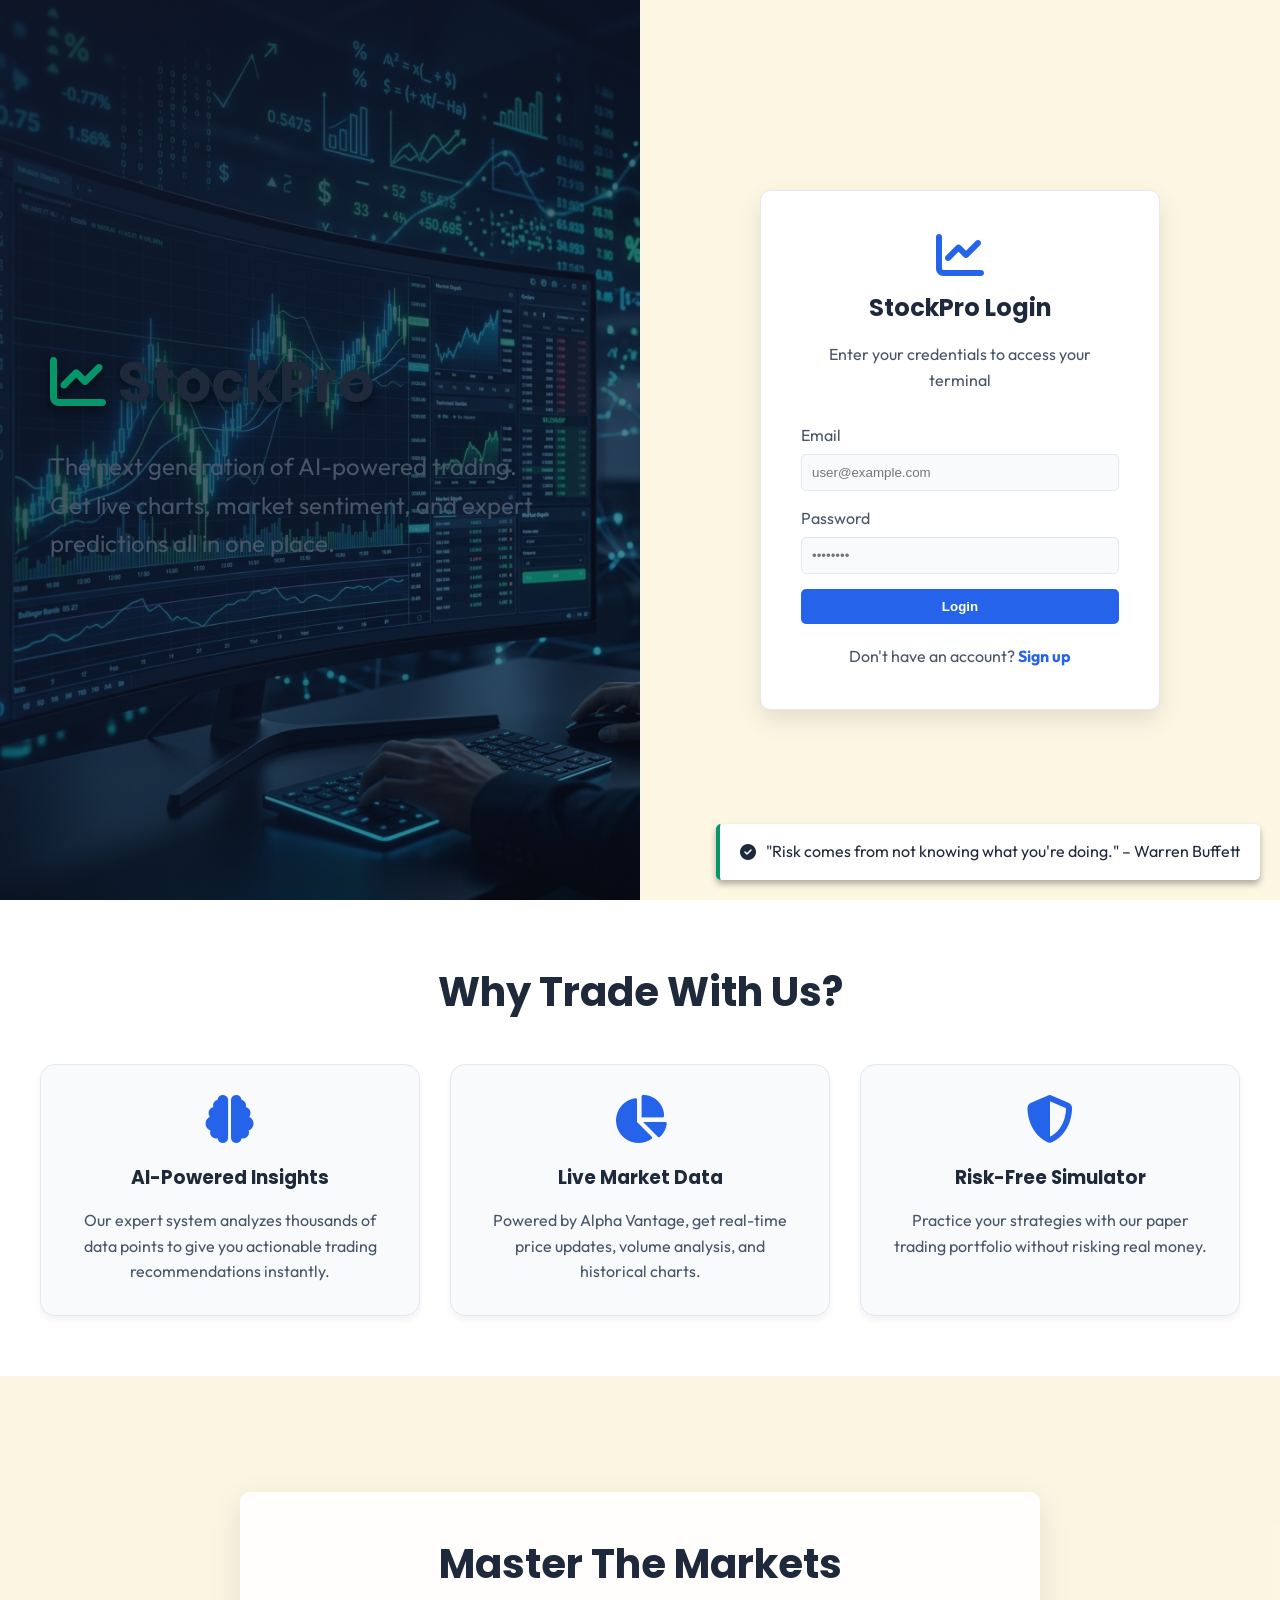
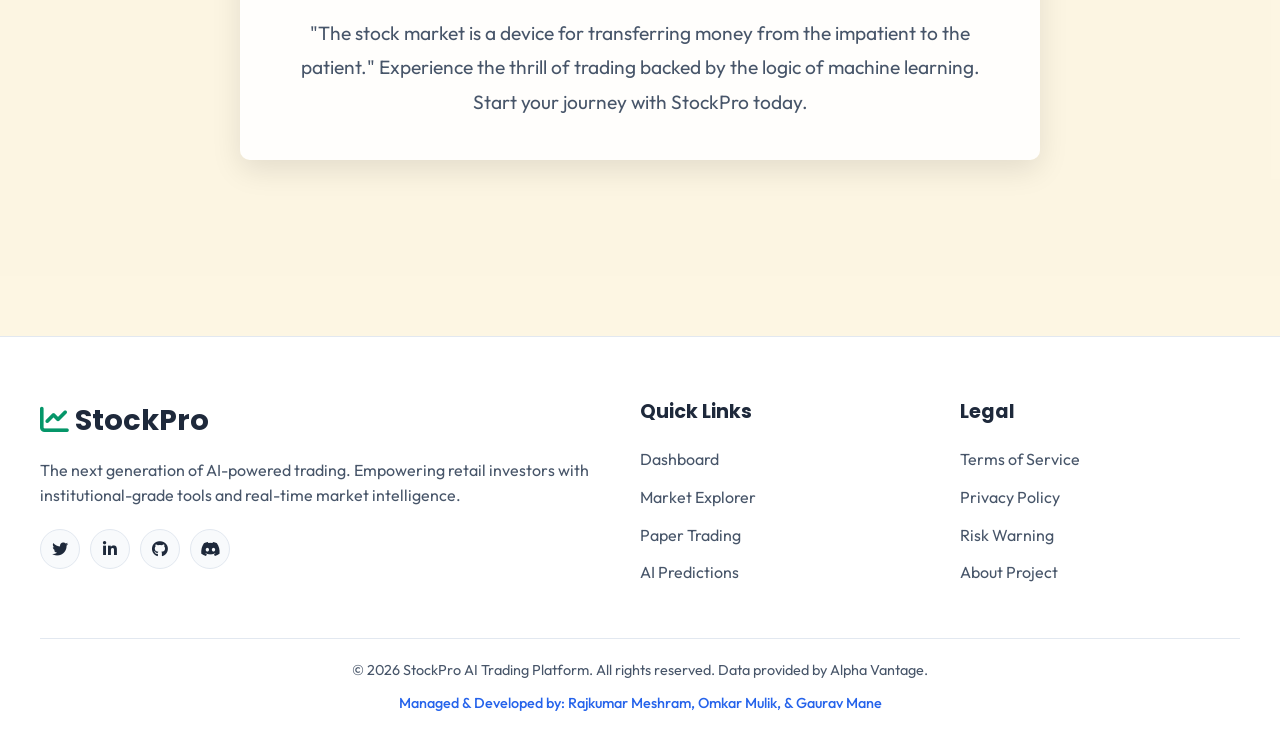
<file: index.html>
<!DOCTYPE html>
<html lang="en">
<head>
  <meta charset="UTF-8">
  <meta name="viewport" content="width=device-width, initial-scale=1.0">
  <title>StockPro - Trading Platform</title>
  <link rel="stylesheet" href="style.css">
  <link rel="stylesheet" href="https://cdnjs.cloudflare.com/ajax/libs/font-awesome/6.4.0/css/all.min.css">
</head>
<body>
  <!-- Global Loading Screen -->
  <div id="loading-screen" class="loading-overlay">
    <div class="spinner"></div>
  </div>

  <div class="auth-container" style="display: flex; flex-direction: row; align-items: stretch; height: 100vh;">
    <!-- Image Section -->
    <div style="flex: 1; background: url('trading_hero.png') center/cover no-repeat; position: relative;">
      <div style="position: absolute; inset: 0; background: linear-gradient(135deg, rgba(15, 23, 42, 0.9) 0%, rgba(15, 23, 42, 0.4) 100%); display: flex; flex-direction: column; justify-content: center; padding: 50px;">
        <h1 style="font-size: 3.5rem; margin-bottom: 20px; text-shadow: 0 4px 10px rgba(0,0,0,0.5);"><i class="fas fa-chart-line text-success"></i> StockPro</h1>
        <p style="font-size: 1.5rem; color: var(--text-secondary); max-width: 500px;">The next generation of AI-powered trading. Get live charts, market sentiment, and expert predictions all in one place.</p>
      </div>
    </div>
    
    <!-- Auth Section -->
    <div style="flex: 1; display: flex; align-items: center; justify-content: center; background-color: var(--bg-primary);">
      <!-- Login Form -->
      <div id="login-box" class="auth-card">
      <div class="auth-header">
        <i class="fas fa-chart-line"></i>
        <h2>StockPro Login</h2>
        <p class="text-muted">Enter your credentials to access your terminal</p>
      </div>
      <form id="login-form">
        <div class="form-group">
          <label for="login-email">Email</label>
          <input type="email" id="login-email" class="form-control" required placeholder="user@example.com">
        </div>
        <div class="form-group">
          <label for="login-password">Password</label>
          <input type="password" id="login-password" class="form-control" required placeholder="••••••••">
        </div>
        <button type="submit" class="btn btn-primary" style="width: 100%;">Login</button>
      </form>
      <div class="toggle-auth">
        Don't have an account? <span id="show-signup">Sign up</span>
      </div>
    </div>

    <!-- Signup Form (Hidden by default) -->
    <div id="signup-box" class="auth-card hidden">
      <div class="auth-header">
        <i class="fas fa-user-plus"></i>
        <h2>Create Account</h2>
        <p class="text-muted">Start trading today</p>
      </div>
      <form id="signup-form">
        <div class="form-group">
          <label for="signup-name">Full Name</label>
          <input type="text" id="signup-name" class="form-control" required placeholder="John Doe">
        </div>
        <div class="form-group">
          <label for="signup-email">Email</label>
          <input type="email" id="signup-email" class="form-control" required placeholder="user@example.com">
        </div>
        <div class="form-group">
          <label for="signup-password">Password</label>
          <input type="password" id="signup-password" class="form-control" required placeholder="••••••••">
        </div>
        <button type="submit" class="btn btn-success" style="width: 100%;">Create Account</button>
      </form>
      <div class="toggle-auth">
        Already have an account? <span id="show-login">Login</span>
      </div>
    </div>
    </div>
  </div>

  <!-- Motivational Section -->
  <section class="motivational-section">
    <h2>Why Trade With Us?</h2>
    <div class="motivational-grid">
      <div class="motivational-box">
        <i class="fas fa-brain"></i>
        <h3>AI-Powered Insights</h3>
        <p class="text-muted">Our expert system analyzes thousands of data points to give you actionable trading recommendations instantly.</p>
      </div>
      <div class="motivational-box">
        <i class="fas fa-chart-pie"></i>
        <h3>Live Market Data</h3>
        <p class="text-muted">Powered by Alpha Vantage, get real-time price updates, volume analysis, and historical charts.</p>
      </div>
      <div class="motivational-box">
        <i class="fas fa-shield-alt"></i>
        <h3>Risk-Free Simulator</h3>
        <p class="text-muted">Practice your strategies with our paper trading portfolio without risking real money.</p>
      </div>
    </div>
  </section>

  <!-- Parallax Section -->
  <section class="parallax-section">
    <div class="parallax-overlay"></div>
    <div class="parallax-content">
      <h2 style="font-size: 2.5rem; margin-bottom: 20px;">Master The Markets</h2>
      <p style="font-size: 1.2rem; color: var(--text-secondary); line-height: 1.8;">"The stock market is a device for transferring money from the impatient to the patient." Experience the thrill of trading backed by the logic of machine learning. Start your journey with StockPro today.</p>
    </div>
  </section>

  <script src="script.js"></script>
  <!-- Premium Footer -->
  <footer class="site-footer">
    <div class="footer-content">
      <div class="footer-brand">
        <h2><i class="fas fa-chart-line text-success"></i> StockPro</h2>
        <p>The next generation of AI-powered trading. Empowering retail investors with institutional-grade tools and real-time market intelligence.</p>
        <div class="social-links">
          <a href="#"><i class="fab fa-twitter"></i></a>
          <a href="#"><i class="fab fa-linkedin-in"></i></a>
          <a href="#"><i class="fab fa-github"></i></a>
          <a href="#"><i class="fab fa-discord"></i></a>
        </div>
      </div>
      <div class="footer-links">
        <h3>Quick Links</h3>
        <ul>
          <li><a href="dashboard.html">Dashboard</a></li>
          <li><a href="market.html">Market Explorer</a></li>
          <li><a href="portfolio.html">Paper Trading</a></li>
          <li><a href="ai-recommendation.html">AI Predictions</a></li>
        </ul>
      </div>
      <div class="footer-links">
        <h3>Legal</h3>
        <ul>
          <li><a href="#">Terms of Service</a></li>
          <li><a href="#">Privacy Policy</a></li>
          <li><a href="#">Risk Warning</a></li>
          <li><a href="about.html">About Project</a></li>
        </ul>
      </div>
    </div>
    <div class="footer-bottom">
      <p>&copy; 2026 StockPro AI Trading Platform. All rights reserved. Data provided by Alpha Vantage.</p>
      <p style="margin-top: 10px; font-weight: 500; color: var(--accent-primary);">
        Managed & Developed by: Rajkumar Meshram, Omkar Mulik, & Gaurav Mane
      </p>
    </div>
  </footer>
</body>
</html>
</file>
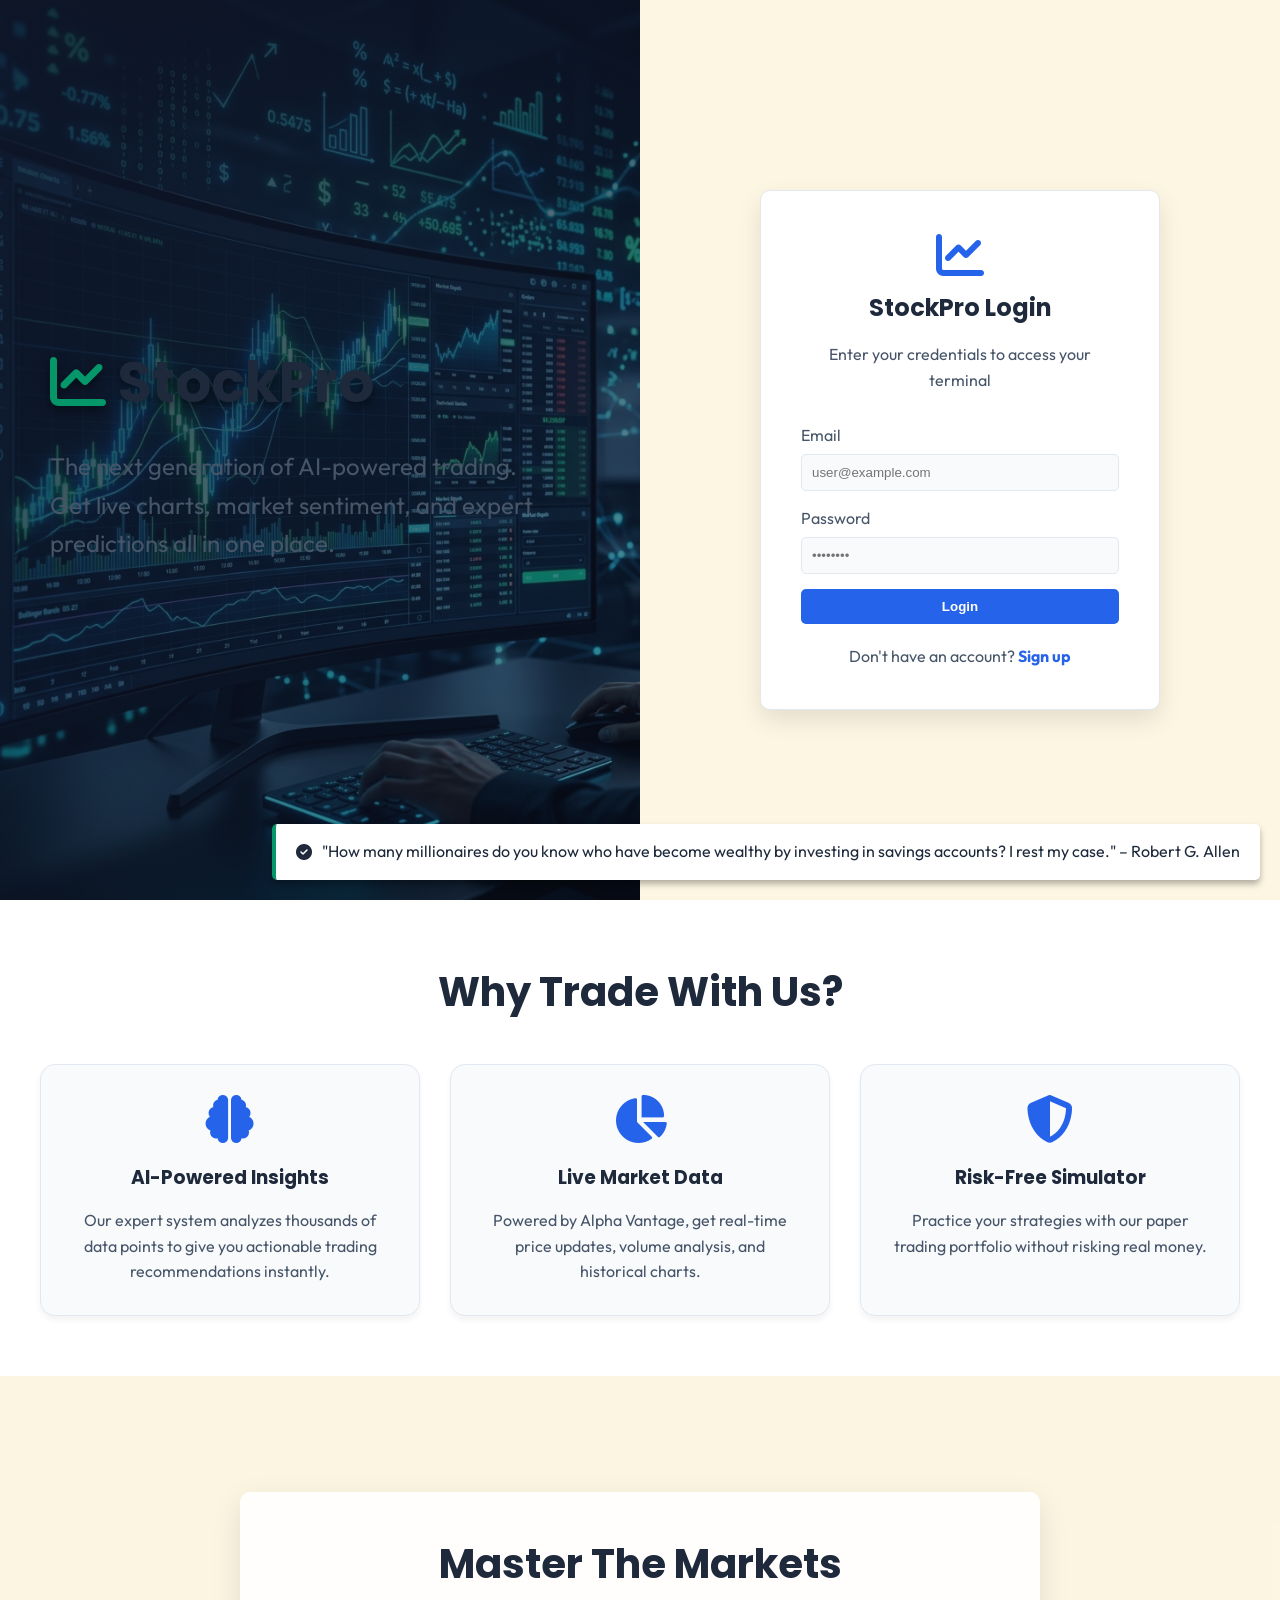
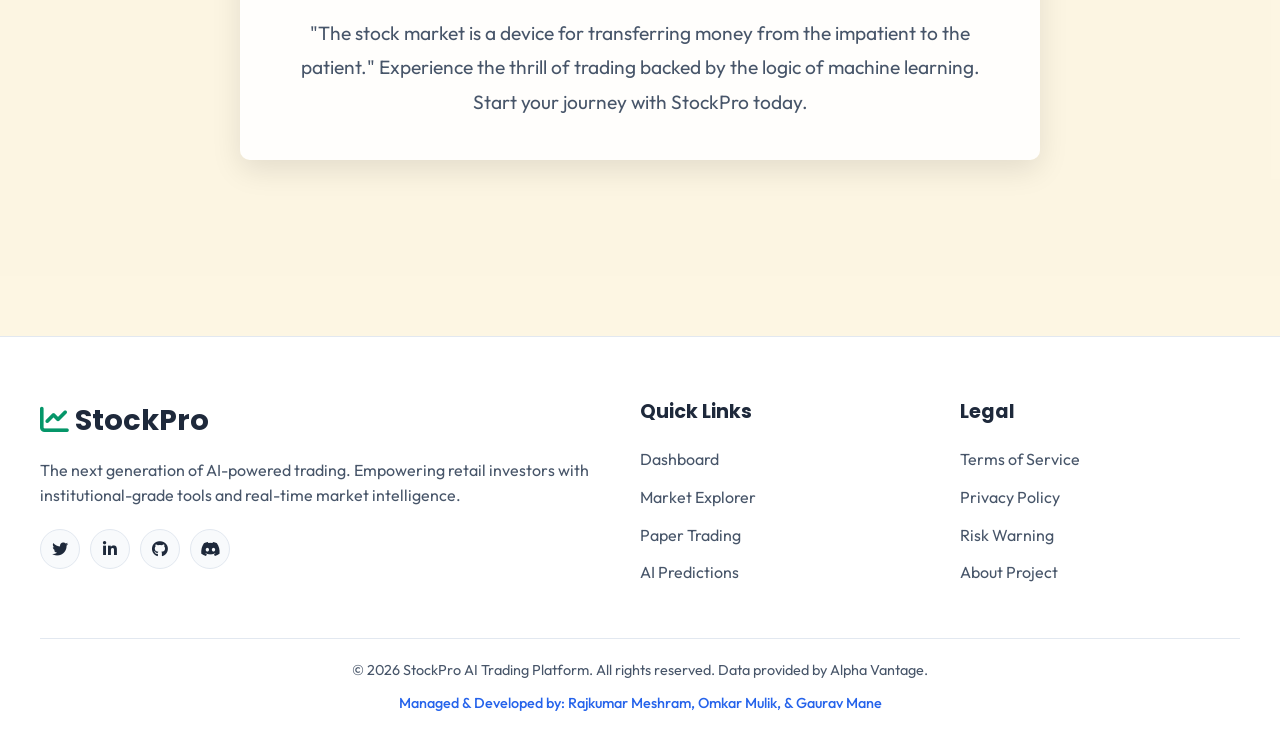
<file: about.html>
<!DOCTYPE html>
<html lang="en">
<head>
  <meta charset="UTF-8">
  <meta name="viewport" content="width=device-width, initial-scale=1.0">
  <title>About AI Expert System - StockPro</title>
  <link rel="stylesheet" href="style.css">
  <link rel="stylesheet" href="https://cdnjs.cloudflare.com/ajax/libs/font-awesome/6.4.0/css/all.min.css">
</head>
<body>
  <!-- Global Loading Screen -->
  <div id="loading-screen" class="loading-overlay">
    <div class="spinner"></div>
  </div>

  <div class="app-container">
    <!-- Sidebar -->
    <aside class="sidebar">
      <div class="sidebar-header">
        <i class="fas fa-chart-line"></i> StockPro
      </div>
      <ul class="sidebar-nav">
        <li><a href="dashboard.html"><i class="fas fa-home"></i> Dashboard</a></li>
        <li><a href="market.html"><i class="fas fa-globe"></i> Market</a></li>
        <li><a href="portfolio.html"><i class="fas fa-briefcase"></i> Portfolio</a></li>
        <li><a href="ai-recommendation.html"><i class="fas fa-robot"></i> AI Expert</a></li>
        <li><a href="about.html"><i class="fas fa-info-circle"></i> About</a></li>
      </ul>
      <div class="sidebar-footer">
        <button id="logout-btn" class="logout-btn"><i class="fas fa-sign-out-alt"></i> Logout</button>
      </div>
    </aside>

    <!-- Main Content -->
    <main class="main-content">
      <header class="topbar">
        <h2>About The Project (AI Core Concepts)</h2>
        <div class="user-info">
          <i class="fas fa-user-circle fa-2x"></i>
          <span id="user-name">Trader</span>
        </div>
      </header>

      <section class="page-content">
        <div class="card" style="margin-bottom: 20px;">
          <h2 style="color: var(--accent-primary);"><i class="fas fa-brain"></i> What is an Expert System?</h2>
          <p>An Expert System is a computer program that uses artificial intelligence technologies to simulate the judgment and behavior of a human or an organization that has expert knowledge and experience in a particular field. In this project, it acts as a virtual stock broker that analyzes market data to provide trading recommendations.</p>
        </div>

        <div class="grid grid-2" style="margin-bottom: 20px;">
          <div class="card">
            <h3 style="color: var(--accent-primary);"><i class="fas fa-database"></i> Knowledge Base</h3>
            <p>The Knowledge Base stores both factual and heuristic information. For this trading platform, it consists of:</p>
            <ul style="list-style-type: disc; margin-left: 20px; margin-top: 10px;" class="text-muted">
              <li><strong>Facts:</strong> The real-time (simulated) stock data including Price, Volume, RSI, and Trend direction.</li>
              <li><strong>Rules (Heuristics):</strong> Logical conditions set by "experts" (e.g., IF Price increases AND Volume is high THEN Buy).</li>
            </ul>
          </div>
          
          <div class="card">
            <h3 style="color: var(--accent-primary);"><i class="fas fa-microchip"></i> Inference Engine</h3>
            <p>The Inference Engine is the brain of the expert system. It applies logical rules to the knowledge base to deduce new information. It operates primarily in two modes:</p>
            <ul style="list-style-type: disc; margin-left: 20px; margin-top: 10px;" class="text-muted">
              <li><strong>Forward Chaining:</strong> Data-driven approach. It looks at the current stock data and checks which rules can be applied to reach a "Buy", "Sell", or "Hold" conclusion.</li>
              <li><strong>Backward Chaining:</strong> Goal-driven approach. It starts with a hypothesis (e.g., "The stock is a Buy") and looks backward through the rules to verify if the current data supports this goal.</li>
            </ul>
          </div>
        </div>

        <div class="card">
          <h3 style="color: var(--accent-primary);"><i class="fas fa-sitemap"></i> Resolution Concept</h3>
          <p>In AI logic, resolution is a rule of inference leading to a proof by contradiction. In the context of our rule-based system, resolution occurs when the inference engine evaluates conflicting rules or multiple valid rules to arrive at a single, deterministic conclusion. For instance, if conditions for both "BUY" and "SELL" fail to be met completely, the system resolves to the default "HOLD" state to minimize risk.</p>
        </div>
      </section>
    </main>
  </div>

  <script src="script.js"></script>
  <!-- Premium Footer -->
  <footer class="site-footer">
    <div class="footer-content">
      <div class="footer-brand">
        <h2><i class="fas fa-chart-line text-success"></i> StockPro</h2>
        <p>The next generation of AI-powered trading. Empowering retail investors with institutional-grade tools and real-time market intelligence.</p>
        <div class="social-links">
          <a href="#"><i class="fab fa-twitter"></i></a>
          <a href="#"><i class="fab fa-linkedin-in"></i></a>
          <a href="#"><i class="fab fa-github"></i></a>
          <a href="#"><i class="fab fa-discord"></i></a>
        </div>
      </div>
      <div class="footer-links">
        <h3>Quick Links</h3>
        <ul>
          <li><a href="dashboard.html">Dashboard</a></li>
          <li><a href="market.html">Market Explorer</a></li>
          <li><a href="portfolio.html">Paper Trading</a></li>
          <li><a href="ai-recommendation.html">AI Predictions</a></li>
        </ul>
      </div>
      <div class="footer-links">
        <h3>Legal</h3>
        <ul>
          <li><a href="#">Terms of Service</a></li>
          <li><a href="#">Privacy Policy</a></li>
          <li><a href="#">Risk Warning</a></li>
          <li><a href="about.html">About Project</a></li>
        </ul>
      </div>
    </div>
    <div class="footer-bottom">
      <p>&copy; 2026 StockPro AI Trading Platform. All rights reserved. Data provided by Alpha Vantage.</p>
      <p style="margin-top: 10px; font-weight: 500; color: var(--accent-primary);">
        Managed & Developed by: Rajkumar Meshram, Omkar Mulik, & Gaurav Mane
      </p>
    </div>
  </footer>
</body>
</html>
</file>
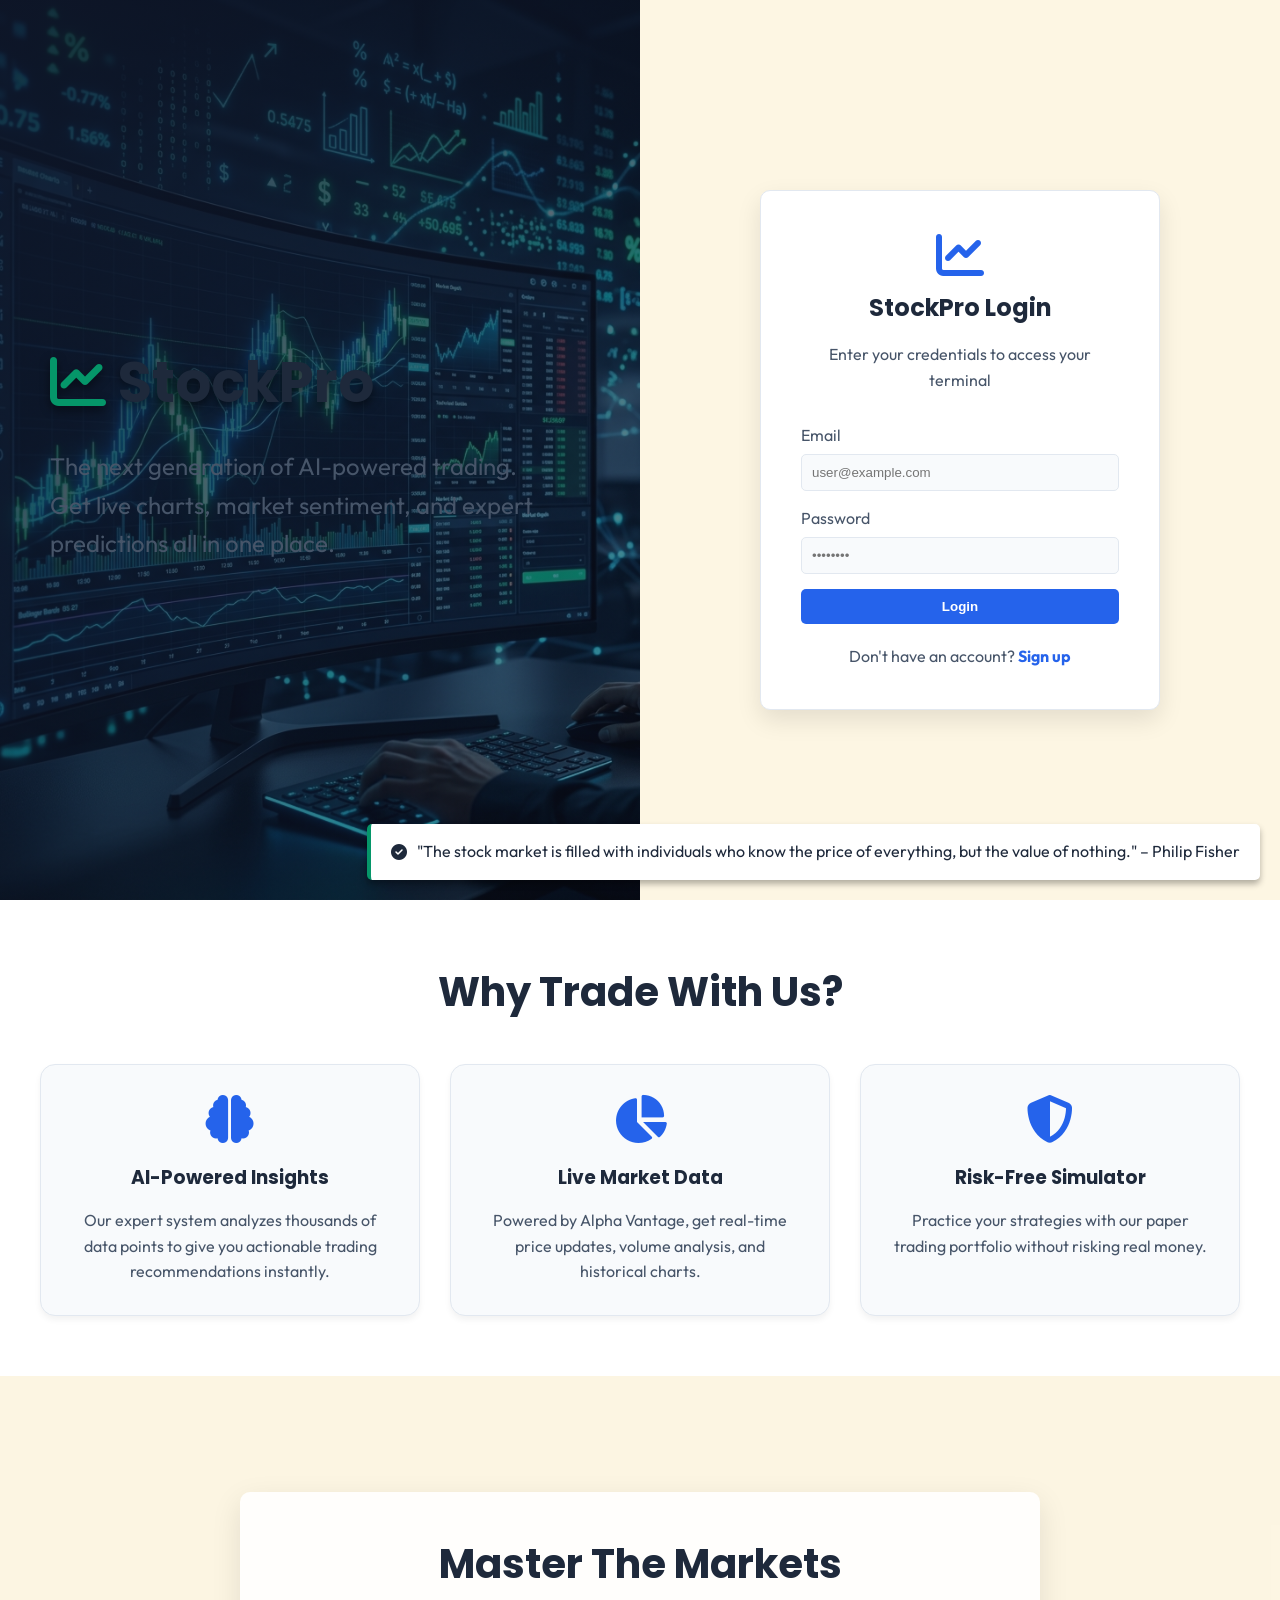
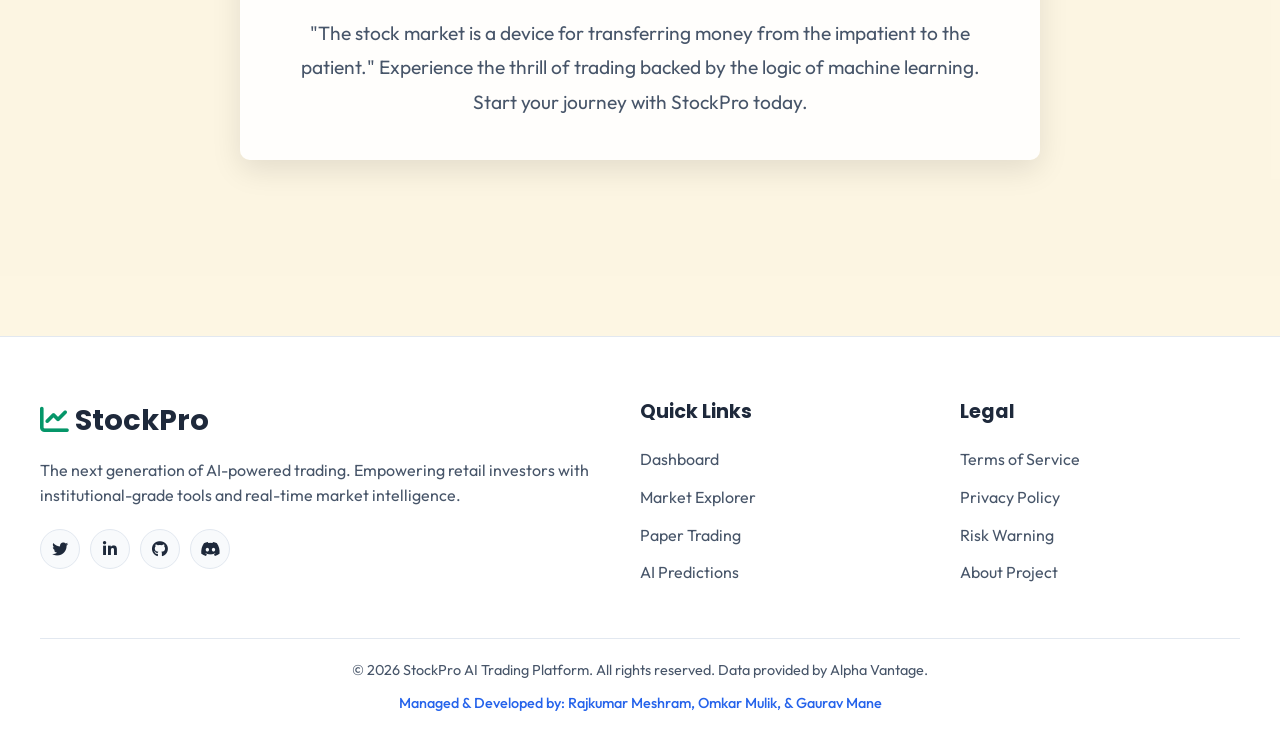
<file: ai-recommendation.html>
<!DOCTYPE html>
<html lang="en">
<head>
  <meta charset="UTF-8">
  <meta name="viewport" content="width=device-width, initial-scale=1.0">
  <title>AI Expert System - StockPro</title>
  <link rel="stylesheet" href="style.css">
  <link rel="stylesheet" href="https://cdnjs.cloudflare.com/ajax/libs/font-awesome/6.4.0/css/all.min.css">
</head>
<body>
  <!-- Global Loading Screen -->
  <div id="loading-screen" class="loading-overlay">
    <div class="spinner"></div>
  </div>

  <div class="app-container">
    <!-- Sidebar -->
    <aside class="sidebar">
      <div class="sidebar-header">
        <i class="fas fa-chart-line"></i> StockPro
      </div>
      <ul class="sidebar-nav">
        <li><a href="dashboard.html"><i class="fas fa-home"></i> Dashboard</a></li>
        <li><a href="market.html"><i class="fas fa-globe"></i> Market</a></li>
        <li><a href="portfolio.html"><i class="fas fa-briefcase"></i> Portfolio</a></li>
        <li><a href="ai-recommendation.html"><i class="fas fa-robot"></i> AI Expert</a></li>
        <li><a href="about.html"><i class="fas fa-info-circle"></i> About</a></li>
      </ul>
      <div class="sidebar-footer">
        <button id="logout-btn" class="logout-btn"><i class="fas fa-sign-out-alt"></i> Logout</button>
      </div>
    </aside>

    <!-- Main Content -->
    <main class="main-content">
      <header class="topbar">
        <h2>AI Recommendation Engine</h2>
        <div class="user-info">
          <i class="fas fa-user-circle fa-2x"></i>
          <span id="user-name">Trader</span>
        </div>
      </header>

      <section class="page-content">
        <div class="grid grid-2" style="margin-bottom: 20px;">
          <!-- Controls -->
          <div class="card">
            <h3><i class="fas fa-cogs"></i> Run Analysis</h3>
            <p class="text-muted" style="margin-bottom: 15px;">Select a stock to run through the Rule-Based Expert System.</p>
            <div class="form-group">
              <label for="ai-stock-select">Target Stock</label>
              <select id="ai-stock-select" class="form-control"></select>
            </div>
            <button id="analyze-btn" class="btn btn-primary" style="width: 100%;"><i class="fas fa-search"></i> Evaluate</button>
            
            <div style="margin-top: 20px; padding-top: 20px; border-top: 1px solid var(--border-color); text-align: center;">
              <h3 class="text-muted">Final Recommendation</h3>
              <div id="ai-decision" style="font-size: 2rem; margin-top: 10px;">--</div>
            </div>
          </div>

          <!-- Knowledge Base Rules Viewer -->
          <div class="card">
            <h3><i class="fas fa-book"></i> Knowledge Base (Rules)</h3>
            <div class="rule-box">
              <strong>Rule 1 (BUY):</strong><br>
              IF Trend == 'increasing' AND Volume > 20M AND RSI < 70 THEN BUY
            </div>
            <div class="rule-box" style="border-left-color: var(--danger);">
              <strong>Rule 2 (SELL):</strong><br>
              IF Trend == 'decreasing' AND RSI > 70 THEN SELL
            </div>
            <div class="rule-box" style="border-left-color: var(--warning);">
              <strong>Rule 3 (HOLD):</strong><br>
              IF neither Rule 1 nor Rule 2 are triggered THEN HOLD
            </div>
          </div>
        </div>

        <div class="grid grid-2">
          <!-- Forward Chaining -->
          <div class="card">
            <h3><i class="fas fa-arrow-right"></i> Forward Chaining (Data-Driven)</h3>
            <p class="text-muted" style="margin-bottom: 15px; font-size: 0.9rem;">Starts with facts (stock data) and applies rules to infer a conclusion.</p>
            <div id="fc-output" class="logic-step" style="min-height: 150px; font-family: monospace;">
              Waiting for analysis...
            </div>
          </div>

          <!-- Backward Chaining -->
          <div class="card">
            <h3><i class="fas fa-arrow-left"></i> Backward Chaining (Goal-Driven)</h3>
            <p class="text-muted" style="margin-bottom: 15px; font-size: 0.9rem;">Starts with the conclusion (goal) and traces back to prove it with facts.</p>
            <div id="bc-output" class="logic-step" style="min-height: 150px; font-family: monospace;">
              Waiting for analysis...
            </div>
          </div>
        </div>
      </section>
    </main>
  </div>

  <script src="script.js"></script>
  <!-- Premium Footer -->
  <footer class="site-footer">
    <div class="footer-content">
      <div class="footer-brand">
        <h2><i class="fas fa-chart-line text-success"></i> StockPro</h2>
        <p>The next generation of AI-powered trading. Empowering retail investors with institutional-grade tools and real-time market intelligence.</p>
        <div class="social-links">
          <a href="#"><i class="fab fa-twitter"></i></a>
          <a href="#"><i class="fab fa-linkedin-in"></i></a>
          <a href="#"><i class="fab fa-github"></i></a>
          <a href="#"><i class="fab fa-discord"></i></a>
        </div>
      </div>
      <div class="footer-links">
        <h3>Quick Links</h3>
        <ul>
          <li><a href="dashboard.html">Dashboard</a></li>
          <li><a href="market.html">Market Explorer</a></li>
          <li><a href="portfolio.html">Paper Trading</a></li>
          <li><a href="ai-recommendation.html">AI Predictions</a></li>
        </ul>
      </div>
      <div class="footer-links">
        <h3>Legal</h3>
        <ul>
          <li><a href="#">Terms of Service</a></li>
          <li><a href="#">Privacy Policy</a></li>
          <li><a href="#">Risk Warning</a></li>
          <li><a href="about.html">About Project</a></li>
        </ul>
      </div>
    </div>
    <div class="footer-bottom">
      <p>&copy; 2026 StockPro AI Trading Platform. All rights reserved. Data provided by Alpha Vantage.</p>
      <p style="margin-top: 10px; font-weight: 500; color: var(--accent-primary);">
        Managed & Developed by: Rajkumar Meshram, Omkar Mulik, & Gaurav Mane
      </p>
    </div>
  </footer>
</body>
</html>
</file>
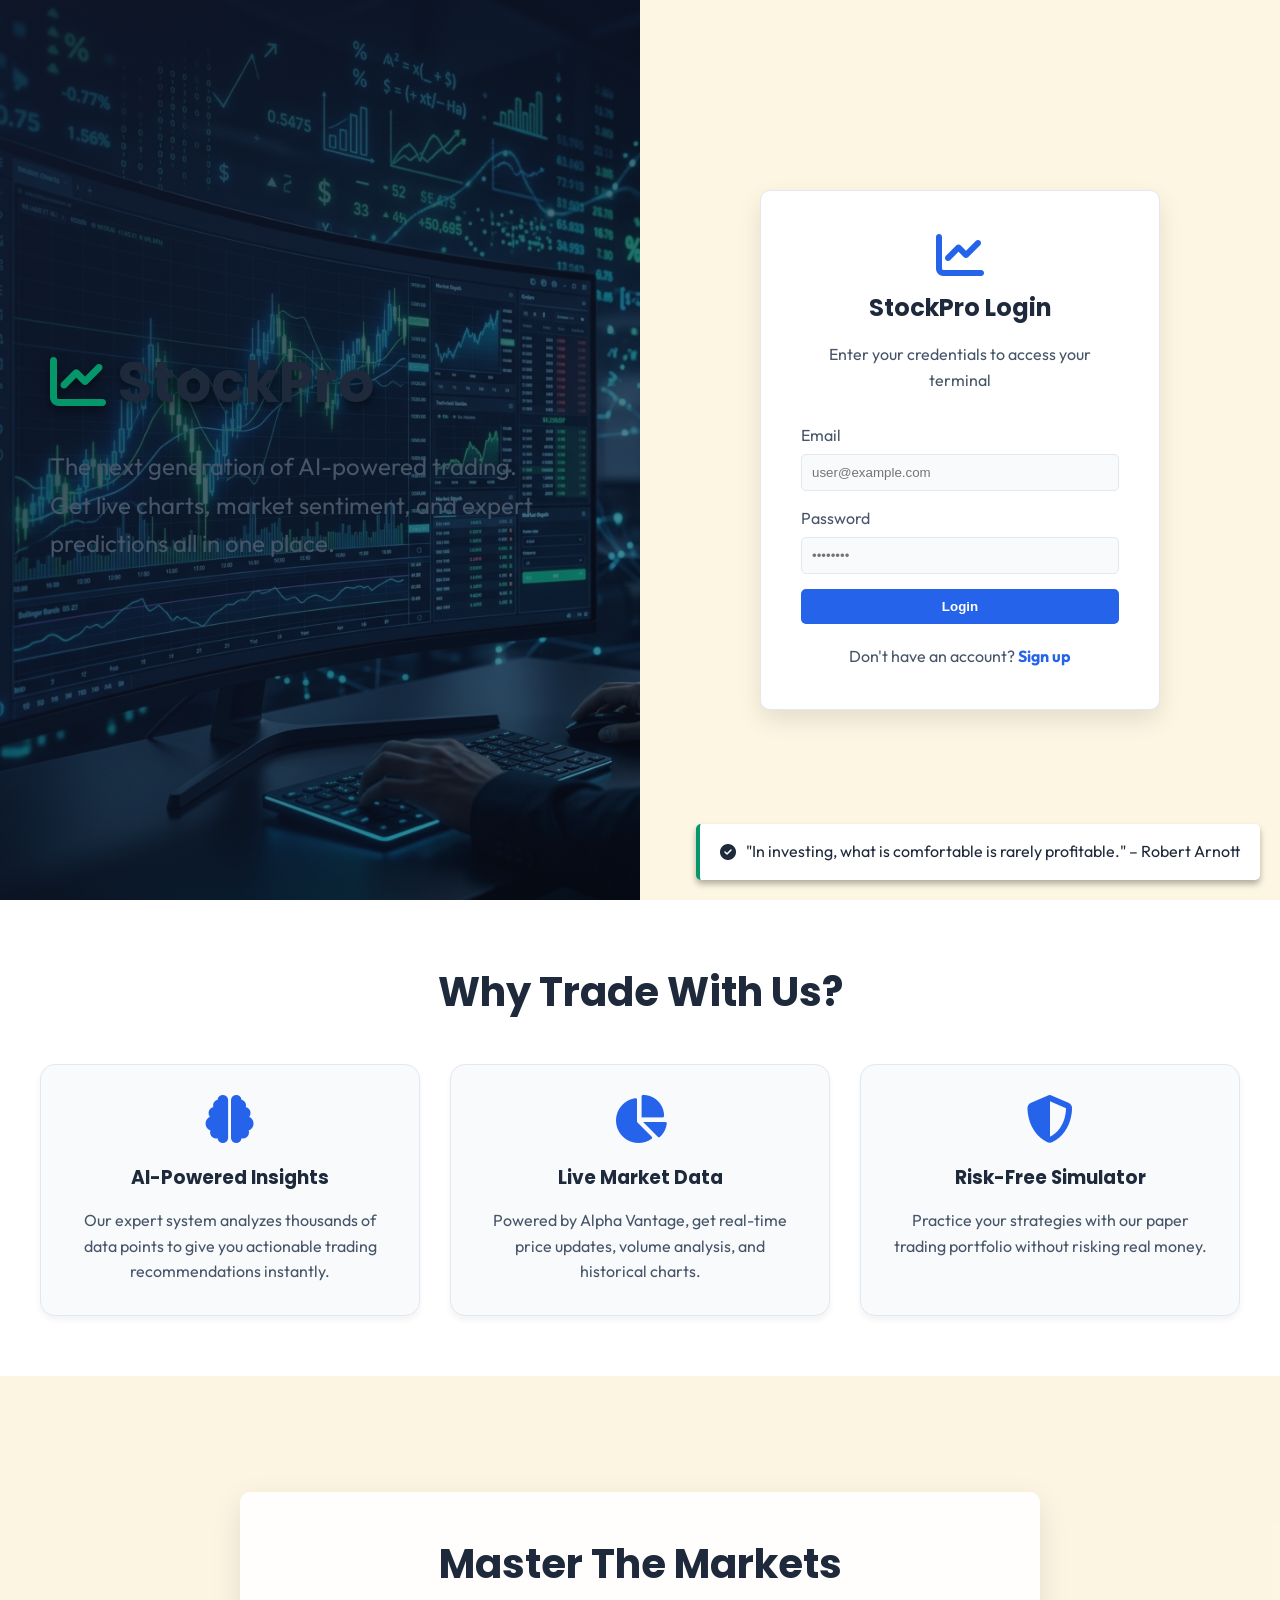
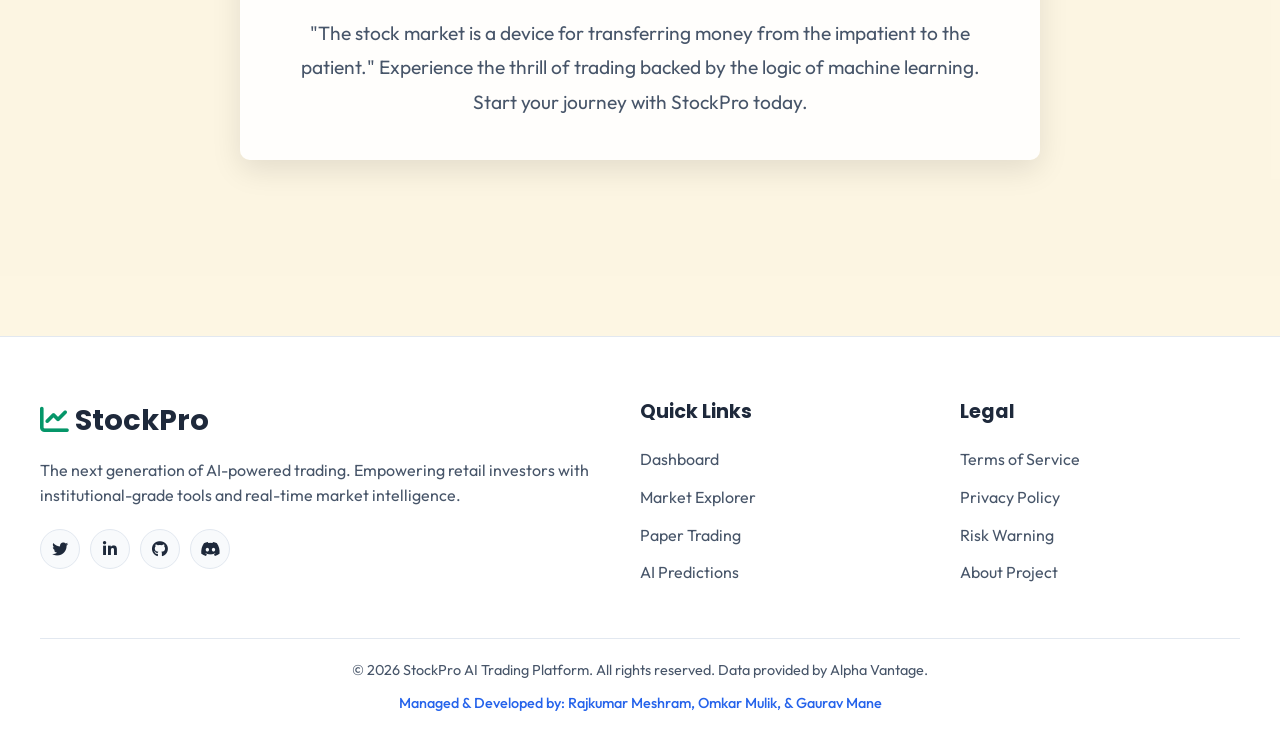
<file: market.html>
<!DOCTYPE html>
<html lang="en">
<head>
  <meta charset="UTF-8">
  <meta name="viewport" content="width=device-width, initial-scale=1.0">
  <title>Market - StockPro</title>
  <link rel="stylesheet" href="style.css">
  <link rel="stylesheet" href="https://cdnjs.cloudflare.com/ajax/libs/font-awesome/6.4.0/css/all.min.css">
</head>
<body>
  <!-- Global Loading Screen -->
  <div id="loading-screen" class="loading-overlay">
    <div class="spinner"></div>
  </div>

  <div class="app-container">
    <!-- Sidebar -->
    <aside class="sidebar">
      <div class="sidebar-header">
        <i class="fas fa-chart-line"></i> StockPro
      </div>
      <ul class="sidebar-nav">
        <li><a href="dashboard.html"><i class="fas fa-home"></i> Dashboard</a></li>
        <li><a href="market.html"><i class="fas fa-globe"></i> Market</a></li>
        <li><a href="portfolio.html"><i class="fas fa-briefcase"></i> Portfolio</a></li>
        <li><a href="ai-recommendation.html"><i class="fas fa-robot"></i> AI Expert</a></li>
        <li><a href="about.html"><i class="fas fa-info-circle"></i> About</a></li>
      </ul>
      <div class="sidebar-footer">
        <button id="logout-btn" class="logout-btn"><i class="fas fa-sign-out-alt"></i> Logout</button>
      </div>
    </aside>

    <!-- Main Content -->
    <main class="main-content">
      <header class="topbar">
        <h2>Market</h2>
        <div class="user-info">
          <i class="fas fa-user-circle fa-2x"></i>
          <span id="user-name">Trader</span>
        </div>
      </header>

      <section class="page-content">
        <div class="card" style="margin-bottom: 20px;">
          <div style="display: flex; justify-content: space-between; align-items: center;">
            <h3><i class="fas fa-list"></i> Available Stocks</h3>
            <div style="width: 300px;">
              <input type="text" id="market-search" class="form-control" placeholder="Search by symbol or name...">
            </div>
          </div>
        </div>

        <div class="card">
          <div class="table-container">
            <table>
              <thead>
                <tr>
                  <th>Symbol</th>
                  <th>Name</th>
                  <th>Price</th>
                  <th>Change (%)</th>
                  <th>Volume</th>
                  <th>Action</th>
                </tr>
              </thead>
              <tbody id="market-body">
                <!-- Populated by JS -->
              </tbody>
            </table>
          </div>
        </div>
      </section>
    </main>
  </div>

  <script src="script.js"></script>
  <!-- Premium Footer -->
  <footer class="site-footer">
    <div class="footer-content">
      <div class="footer-brand">
        <h2><i class="fas fa-chart-line text-success"></i> StockPro</h2>
        <p>The next generation of AI-powered trading. Empowering retail investors with institutional-grade tools and real-time market intelligence.</p>
        <div class="social-links">
          <a href="#"><i class="fab fa-twitter"></i></a>
          <a href="#"><i class="fab fa-linkedin-in"></i></a>
          <a href="#"><i class="fab fa-github"></i></a>
          <a href="#"><i class="fab fa-discord"></i></a>
        </div>
      </div>
      <div class="footer-links">
        <h3>Quick Links</h3>
        <ul>
          <li><a href="dashboard.html">Dashboard</a></li>
          <li><a href="market.html">Market Explorer</a></li>
          <li><a href="portfolio.html">Paper Trading</a></li>
          <li><a href="ai-recommendation.html">AI Predictions</a></li>
        </ul>
      </div>
      <div class="footer-links">
        <h3>Legal</h3>
        <ul>
          <li><a href="#">Terms of Service</a></li>
          <li><a href="#">Privacy Policy</a></li>
          <li><a href="#">Risk Warning</a></li>
          <li><a href="about.html">About Project</a></li>
        </ul>
      </div>
    </div>
    <div class="footer-bottom">
      <p>&copy; 2026 StockPro AI Trading Platform. All rights reserved. Data provided by Alpha Vantage.</p>
      <p style="margin-top: 10px; font-weight: 500; color: var(--accent-primary);">
        Managed & Developed by: Rajkumar Meshram, Omkar Mulik, & Gaurav Mane
      </p>
    </div>
  </footer>
</body>
</html>
</file>
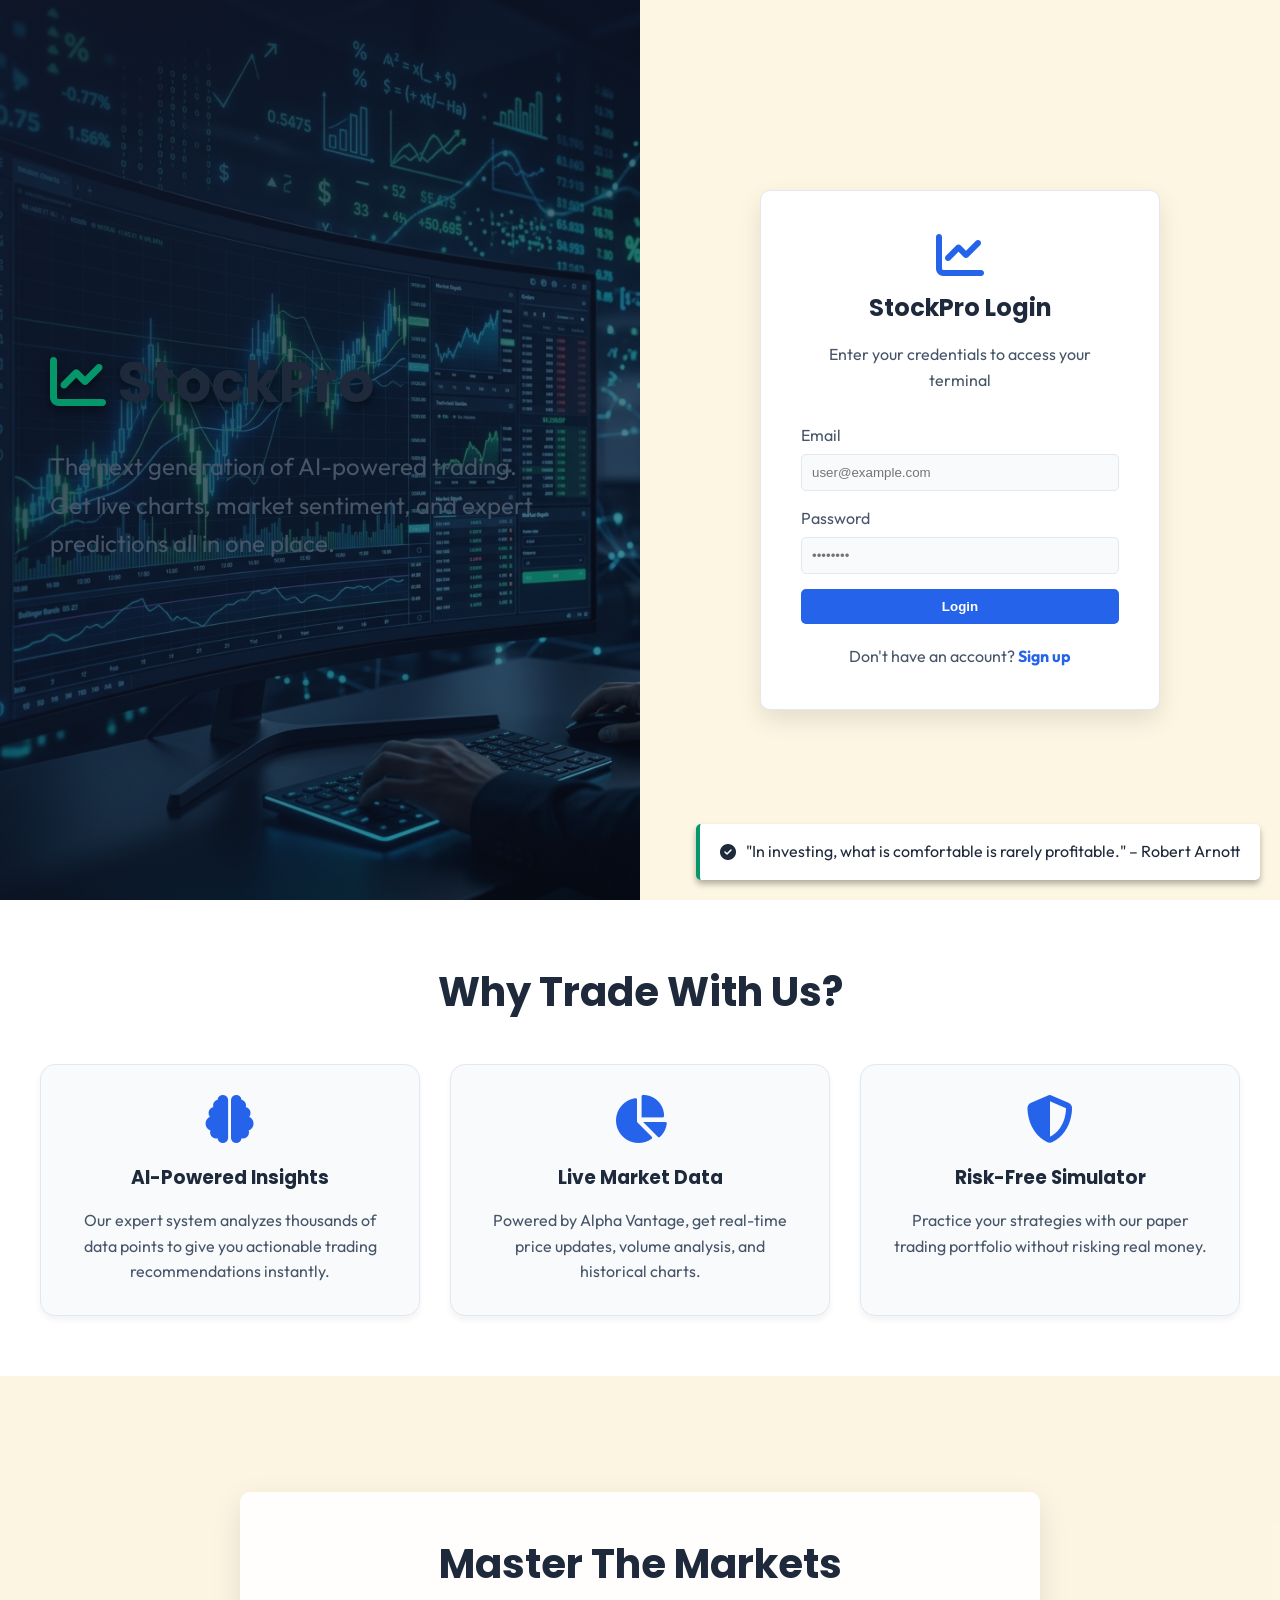
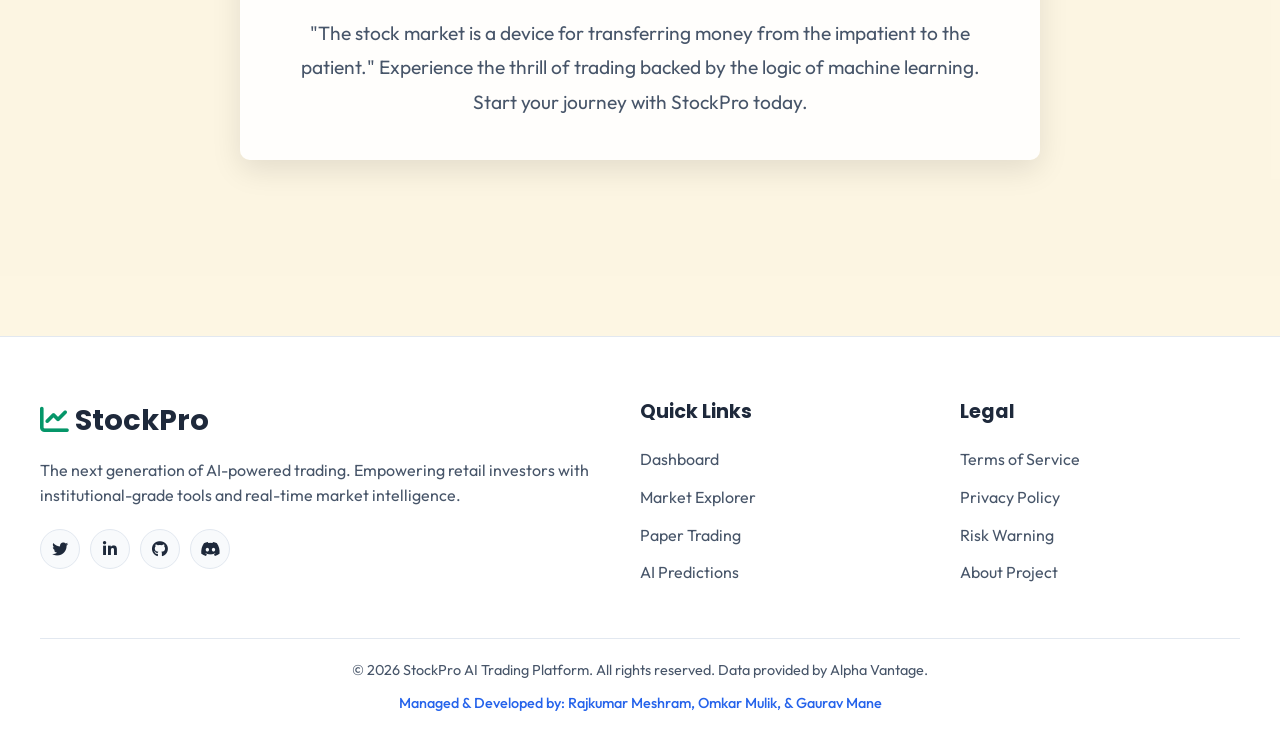
<file: portfolio.html>
<!DOCTYPE html>
<html lang="en">
<head>
  <meta charset="UTF-8">
  <meta name="viewport" content="width=device-width, initial-scale=1.0">
  <title>Portfolio - StockPro</title>
  <link rel="stylesheet" href="style.css">
  <link rel="stylesheet" href="https://cdnjs.cloudflare.com/ajax/libs/font-awesome/6.4.0/css/all.min.css">
</head>
<body>
  <!-- Global Loading Screen -->
  <div id="loading-screen" class="loading-overlay">
    <div class="spinner"></div>
  </div>

  <div class="app-container">
    <!-- Sidebar -->
    <aside class="sidebar">
      <div class="sidebar-header">
        <i class="fas fa-chart-line"></i> StockPro
      </div>
      <ul class="sidebar-nav">
        <li><a href="dashboard.html"><i class="fas fa-home"></i> Dashboard</a></li>
        <li><a href="market.html"><i class="fas fa-globe"></i> Market</a></li>
        <li><a href="portfolio.html"><i class="fas fa-briefcase"></i> Portfolio</a></li>
        <li><a href="ai-recommendation.html"><i class="fas fa-robot"></i> AI Expert</a></li>
        <li><a href="about.html"><i class="fas fa-info-circle"></i> About</a></li>
      </ul>
      <div class="sidebar-footer">
        <button id="logout-btn" class="logout-btn"><i class="fas fa-sign-out-alt"></i> Logout</button>
      </div>
    </aside>

    <!-- Main Content -->
    <main class="main-content">
      <header class="topbar">
        <h2>Portfolio & Trading Simulator</h2>
        <div class="user-info">
          <i class="fas fa-user-circle fa-2x"></i>
          <span id="user-name">Trader</span>
        </div>
      </header>

      <section class="page-content">
        <div class="grid grid-2" style="margin-bottom: 20px;">
          <!-- Trading Simulator Form -->
          <div class="card">
            <h3><i class="fas fa-exchange-alt"></i> Execute Trade</h3>
            <p class="text-muted">Available Balance: <span id="avail-balance" class="text-success">$0.00</span></p>
            <form id="trade-form" style="margin-top: 15px;">
              <div class="form-group">
                <label for="trade-symbol">Select Stock</label>
                <select id="trade-symbol" class="form-control" required></select>
              </div>
              <div class="form-group">
                <label for="trade-type">Order Type</label>
                <select id="trade-type" class="form-control" required>
                  <option value="buy">BUY</option>
                  <option value="sell">SELL</option>
                </select>
              </div>
              <div class="form-group">
                <label for="trade-qty">Quantity</label>
                <input type="number" id="trade-qty" class="form-control" min="1" required placeholder="Number of shares">
              </div>
              <button type="submit" class="btn btn-primary" style="width: 100%;">Submit Order</button>
            </form>
          </div>

          <!-- Quick Stats (optional visual filler for 2nd column) -->
          <div class="card" style="display:flex; flex-direction:column; justify-content:center; align-items:center; text-align:center;">
            <i class="fas fa-shield-alt fa-4x text-muted" style="margin-bottom: 20px;"></i>
            <h3>Paper Trading Mode</h3>
            <p class="text-muted">Orders are simulated locally. No real money is used. Refreshing the browser preserves your session via localStorage.</p>
          </div>
        </div>

        <!-- Holdings Table -->
        <div class="card">
          <h3><i class="fas fa-folder-open"></i> Current Holdings</h3>
          <div class="table-container">
            <table>
              <thead>
                <tr>
                  <th>Symbol</th>
                  <th>Quantity</th>
                  <th>Avg Cost</th>
                  <th>Current Price</th>
                  <th>Total Value</th>
                  <th>Profit / Loss</th>
                </tr>
              </thead>
              <tbody id="holdings-body">
                <!-- Populated by JS -->
              </tbody>
            </table>
          </div>
        </div>
      </section>
    </main>
  </div>

  <script src="script.js"></script>
  <!-- Premium Footer -->
  <footer class="site-footer">
    <div class="footer-content">
      <div class="footer-brand">
        <h2><i class="fas fa-chart-line text-success"></i> StockPro</h2>
        <p>The next generation of AI-powered trading. Empowering retail investors with institutional-grade tools and real-time market intelligence.</p>
        <div class="social-links">
          <a href="#"><i class="fab fa-twitter"></i></a>
          <a href="#"><i class="fab fa-linkedin-in"></i></a>
          <a href="#"><i class="fab fa-github"></i></a>
          <a href="#"><i class="fab fa-discord"></i></a>
        </div>
      </div>
      <div class="footer-links">
        <h3>Quick Links</h3>
        <ul>
          <li><a href="dashboard.html">Dashboard</a></li>
          <li><a href="market.html">Market Explorer</a></li>
          <li><a href="portfolio.html">Paper Trading</a></li>
          <li><a href="ai-recommendation.html">AI Predictions</a></li>
        </ul>
      </div>
      <div class="footer-links">
        <h3>Legal</h3>
        <ul>
          <li><a href="#">Terms of Service</a></li>
          <li><a href="#">Privacy Policy</a></li>
          <li><a href="#">Risk Warning</a></li>
          <li><a href="about.html">About Project</a></li>
        </ul>
      </div>
    </div>
    <div class="footer-bottom">
      <p>&copy; 2026 StockPro AI Trading Platform. All rights reserved. Data provided by Alpha Vantage.</p>
      <p style="margin-top: 10px; font-weight: 500; color: var(--accent-primary);">
        Managed & Developed by: Rajkumar Meshram, Omkar Mulik, & Gaurav Mane
      </p>
    </div>
  </footer>
</body>
</html>
</file>
<file: style.css>
@import url('https://fonts.googleapis.com/css2?family=Outfit:wght@300;400;500;600&family=Poppins:wght@500;600;700&display=swap');

/* Global Styles & Variables */
:root {
  /* Skin/Light Theme Colors */
  --bg-primary: #fdf6e3; /* Skin/cream tone */
  --bg-secondary: #ffffff; /* White cards/sections */
  --bg-card: #f8fafc;
  --text-primary: #1e293b; /* Dark slate */
  --text-secondary: #475569;
  --accent-primary: #2563eb; /* Blue */
  --accent-hover: #1d4ed8;
  --success: #059669; /* Darker Green for visibility */
  --danger: #dc2626; /* Darker Red for visibility */
  --warning: #d97706; /* Darker Yellow/Orange */
  --border-color: #e2e8f0;
  
  --font-main: 'Outfit', sans-serif;
  --font-heading: 'Poppins', sans-serif;
  --transition: all 0.3s ease;
}

* {
  margin: 0;
  padding: 0;
  box-sizing: border-box;
}

body {
  font-family: var(--font-main);
  background-color: var(--bg-primary);
  color: var(--text-primary);
  line-height: 1.6;
  overflow-x: hidden;
}

a {
  text-decoration: none;
  color: inherit;
}

ul {
  list-style: none;
}

/* Layout */
.app-container {
  display: flex;
  min-height: 100vh;
}

/* Sidebar */
.sidebar {
  width: 250px;
  background-color: var(--bg-secondary);
  border-right: 1px solid var(--border-color);
  display: flex;
  flex-direction: column;
  transition: var(--transition);
}

.sidebar-header {
  padding: 20px;
  border-bottom: 1px solid var(--border-color);
  display: flex;
  align-items: center;
  gap: 10px;
  font-size: 1.2rem;
  font-weight: bold;
  color: var(--accent-primary);
}

.sidebar-nav {
  padding: 20px 0;
  flex: 1;
}

.sidebar-nav li a {
  display: flex;
  align-items: center;
  padding: 15px 20px;
  color: var(--text-secondary);
  transition: var(--transition);
  gap: 15px;
}

.sidebar-nav li a:hover,
.sidebar-nav li a.active {
  background-color: var(--bg-card);
  color: var(--text-primary);
  border-left: 4px solid var(--accent-primary);
}

.sidebar-footer {
  padding: 20px;
  border-top: 1px solid var(--border-color);
}

.logout-btn {
  width: 100%;
  padding: 10px;
  background-color: transparent;
  color: var(--danger);
  border: 1px solid var(--danger);
  border-radius: 5px;
  cursor: pointer;
  transition: var(--transition);
  font-weight: bold;
}

.logout-btn:hover {
  background-color: var(--danger);
  color: #fff;
}

/* Main Content */
.main-content {
  flex: 1;
  display: flex;
  flex-direction: column;
}

.topbar {
  height: 60px;
  background-color: var(--bg-secondary);
  border-bottom: 1px solid var(--border-color);
  display: flex;
  align-items: center;
  justify-content: space-between;
  padding: 0 30px;
}

.user-info {
  display: flex;
  align-items: center;
  gap: 10px;
}

.page-content {
  padding: 30px;
  flex: 1;
  overflow-y: auto;
}

/* Typography */
h1, h2, h3, h4, h5, h6 {
  margin-bottom: 15px;
  color: var(--text-primary);
  font-family: var(--font-heading);
}

.text-success { color: var(--success); }
.text-danger { color: var(--danger); }
.text-warning { color: var(--warning); }
.text-muted { color: var(--text-secondary); }

/* Components */
.card {
  background-color: var(--bg-secondary);
  border-radius: 10px;
  padding: 20px;
  box-shadow: 0 4px 6px rgba(0, 0, 0, 0.1);
  border: 1px solid var(--border-color);
}

.grid {
  display: grid;
  gap: 20px;
}

.grid-2 { grid-template-columns: repeat(2, 1fr); }
.grid-3 { grid-template-columns: repeat(3, 1fr); }
.grid-4 { grid-template-columns: repeat(4, 1fr); }

.btn {
  padding: 10px 20px;
  border: none;
  border-radius: 5px;
  cursor: pointer;
  font-weight: 600;
  transition: var(--transition);
}

.btn-primary {
  background-color: var(--accent-primary);
  color: #fff;
}

.btn-primary:hover {
  background-color: var(--accent-hover);
}

.btn-success {
  background-color: var(--success);
  color: #fff;
}
.btn-success:hover { background-color: #059669; }

.btn-danger {
  background-color: var(--danger);
  color: #fff;
}
.btn-danger:hover { background-color: #dc2626; }

/* Forms */
.form-group {
  margin-bottom: 15px;
}

.form-group label {
  display: block;
  margin-bottom: 5px;
  color: var(--text-secondary);
}

.form-control {
  width: 100%;
  padding: 10px;
  background-color: var(--bg-card);
  border: 1px solid var(--border-color);
  color: var(--text-primary);
  border-radius: 5px;
  transition: var(--transition);
}

.form-control:focus {
  outline: none;
  border-color: var(--accent-primary);
}

/* Tables */
.table-container {
  overflow-x: auto;
}

table {
  width: 100%;
  border-collapse: collapse;
}

th, td {
  padding: 15px;
  text-align: left;
  border-bottom: 1px solid var(--border-color);
}

th {
  background-color: var(--bg-card);
  color: var(--text-secondary);
  font-weight: 600;
}

tbody tr {
  transition: var(--transition);
}

tbody tr:hover {
  background-color: rgba(255, 255, 255, 0.05);
}

/* Auth Page & Homepage specific */
.auth-container {
  min-height: 100vh;
  display: flex;
  align-items: center;
  justify-content: center;
  background-color: var(--bg-primary);
}

.auth-card {
  width: 100%;
  max-width: 400px;
  background-color: var(--bg-secondary);
  padding: 40px;
  border-radius: 10px;
  box-shadow: 0 10px 25px rgba(0,0,0,0.1);
  border: 1px solid var(--border-color);
}

.auth-header {
  text-align: center;
  margin-bottom: 30px;
}

.auth-header i {
  font-size: 3rem;
  color: var(--accent-primary);
  margin-bottom: 10px;
}

.toggle-auth {
  text-align: center;
  margin-top: 20px;
  color: var(--text-secondary);
}

.toggle-auth span {
  color: var(--accent-primary);
  cursor: pointer;
  font-weight: bold;
}

/* Motivational Section */
.motivational-section {
  padding: 60px 20px;
  background-color: var(--bg-secondary);
  text-align: center;
}

.motivational-section h2 {
  font-size: 2.5rem;
  color: var(--text-primary);
  margin-bottom: 40px;
}

.motivational-grid {
  display: grid;
  grid-template-columns: repeat(auto-fit, minmax(300px, 1fr));
  gap: 30px;
  max-width: 1200px;
  margin: 0 auto;
}

.motivational-box {
  background-color: var(--bg-card);
  padding: 30px;
  border-radius: 15px;
  box-shadow: 0 4px 6px rgba(0,0,0,0.05);
  border: 1px solid var(--border-color);
  transition: transform 0.3s ease;
}

.motivational-box:hover {
  transform: translateY(-5px);
}

.motivational-box i {
  font-size: 3rem;
  color: var(--accent-primary);
  margin-bottom: 20px;
}

.dashboard-img-box {
  padding: 0;
  overflow: hidden;
  position: relative;
  display: flex;
  flex-direction: column;
}

.dashboard-img-box img {
  width: 100%;
  height: 200px;
  object-fit: cover;
  transition: transform 0.5s ease;
}

.dashboard-img-box:hover img {
  transform: scale(1.05);
}

.dashboard-img-content {
  padding: 20px;
  background: var(--bg-card);
}

/* Parallax Section */
.parallax-section {
  height: 500px;
  background-image: url('parallax_bg.png');
  background-attachment: fixed;
  background-position: center;
  background-repeat: no-repeat;
  background-size: cover;
  display: flex;
  align-items: center;
  justify-content: center;
  position: relative;
}

.parallax-overlay {
  position: absolute;
  top: 0;
  left: 0;
  right: 0;
  bottom: 0;
  background: rgba(253, 246, 227, 0.7); /* Skin tone overlay */
}

.parallax-content {
  position: relative;
  z-index: 1;
  text-align: center;
  color: var(--text-primary);
  padding: 40px;
  background: rgba(255, 255, 255, 0.9);
  border-radius: 10px;
  box-shadow: 0 10px 30px rgba(0,0,0,0.1);
  max-width: 800px;
}

/* Loading Screen */
.loading-overlay {
  position: fixed;
  top: 0;
  left: 0;
  width: 100%;
  height: 100%;
  background-color: var(--bg-primary);
  display: flex;
  justify-content: center;
  align-items: center;
  z-index: 9999;
  transition: opacity 0.5s ease;
}

.spinner {
  width: 50px;
  height: 50px;
  border: 5px solid var(--bg-card);
  border-top-color: var(--accent-primary);
  border-radius: 50%;
  animation: spin 1s linear infinite;
}

@keyframes spin {
  to { transform: rotate(360deg); }
}

.hidden {
  display: none !important;
}

/* AI Page Styling */
.rule-box {
  background-color: var(--bg-card);
  padding: 15px;
  border-radius: 5px;
  margin-bottom: 10px;
  border-left: 4px solid var(--accent-primary);
}

.logic-step {
  margin-bottom: 10px;
  padding: 10px;
  background-color: rgba(0,0,0,0.2);
  border-radius: 5px;
}

/* Notifications */
.notification-container {
  position: fixed;
  bottom: 20px;
  right: 20px;
  z-index: 1000;
}

.notification {
  background-color: var(--bg-secondary);
  color: var(--text-primary);
  padding: 15px 20px;
  border-radius: 5px;
  margin-top: 10px;
  box-shadow: 0 4px 6px rgba(0,0,0,0.3);
  border-left: 4px solid var(--accent-primary);
  animation: slideIn 0.3s ease-out;
  display: flex;
  align-items: center;
  gap: 10px;
}

.notification.success { border-left-color: var(--success); }
.notification.danger { border-left-color: var(--danger); }

@keyframes slideIn {
  from { transform: translateX(100%); opacity: 0; }
  to { transform: translateX(0); opacity: 1; }
}

/* Global Search Modal - Full Screen */
.modal-overlay {
  position: fixed;
  top: 0;
  left: 0;
  width: 100vw;
  height: 100vh;
  background: var(--bg-primary);
  display: flex;
  justify-content: center;
  align-items: center;
  z-index: 2000;
  opacity: 0;
  visibility: hidden;
  transition: var(--transition);
}

.modal-overlay.active {
  opacity: 1;
  visibility: visible;
}

.modal-content {
  background: var(--bg-secondary);
  width: 100%;
  height: 100%;
  border-radius: 0;
  overflow-y: auto;
  display: flex;
  flex-direction: column;
}

.modal-header {
  padding: 20px 50px;
  border-bottom: 1px solid var(--border-color);
  display: flex;
  justify-content: space-between;
  align-items: center;
  background: var(--bg-card);
}

.modal-close {
  background: none;
  border: none;
  color: var(--text-secondary);
  font-size: 2rem;
  cursor: pointer;
  transition: var(--transition);
}

.modal-close:hover {
  color: var(--danger);
}

.modal-body {
  padding: 50px;
  display: grid;
  grid-template-columns: 2fr 1fr;
  gap: 50px;
  flex: 1;
}

.chart-container {
  height: 600px;
  background: var(--bg-card);
  border-radius: 10px;
  overflow: hidden;
  border: 1px solid var(--border-color);
  padding: 20px;
}

/* AI Detailed Output */
.ai-detailed-output {
  margin-top: 20px;
  padding: 20px;
  background: var(--bg-card);
  border-radius: 10px;
  border-left: 4px solid var(--accent-primary);
  font-size: 1.1rem;
  line-height: 1.8;
  color: var(--text-secondary);
}

/* Circular Progress Bar */
.circular-chart {
  display: block;
  margin: 0 auto;
  max-width: 80%;
  max-height: 150px;
}
.circle-bg {
  fill: none;
  stroke: var(--bg-card);
  stroke-width: 3.8;
}
.circle {
  fill: none;
  stroke-width: 3.8;
  stroke-linecap: round;
  transition: stroke-dasharray 1s ease-out;
}
.circular-chart.green .circle {
  stroke: var(--success);
}
.circular-chart.red .circle {
  stroke: var(--danger);
}
.percentage {
  fill: var(--text-primary);
  font-family: var(--font-heading);
  font-size: 0.5em;
  text-anchor: middle;
  font-weight: bold;
}
.sentiment-label {
  text-align: center;
  margin-top: 10px;
  color: var(--text-secondary);
  font-family: var(--font-heading);
}

/* Global Search Input */
.global-search {
  position: relative;
  width: 300px;
}
.global-search input {
  width: 100%;
  padding: 10px 15px 10px 40px;
  border-radius: 20px;
  background: var(--bg-primary);
  border: 1px solid var(--border-color);
  color: var(--text-primary);
}
.global-search i {
  position: absolute;
  left: 15px;
  top: 50%;
  transform: translateY(-50%);
  color: var(--text-secondary);
}

/* Responsive */
@media (max-width: 768px) {
  .app-container {
    flex-direction: column;
  }
  .sidebar {
    width: 100%;
    height: auto;
  }
  .sidebar-nav {
    display: flex;
    overflow-x: auto;
    padding: 10px;
  }
  .sidebar-nav li a {
    padding: 10px;
  }
  .grid-2, .grid-3, .grid-4 {
    grid-template-columns: 1fr;
  }
}

/* Premium Footer */
.site-footer {
  background-color: var(--bg-secondary);
  border-top: 1px solid var(--border-color);
  padding: 60px 20px 20px;
  color: var(--text-secondary);
  margin-top: 60px;
}

.footer-content {
  max-width: 1200px;
  margin: 0 auto;
  display: grid;
  grid-template-columns: 2fr 1fr 1fr;
  gap: 40px;
  margin-bottom: 40px;
}

.footer-brand h2 {
  color: var(--text-primary);
  font-family: var(--font-heading);
  font-size: 1.8rem;
  margin-bottom: 15px;
}

.footer-brand p {
  line-height: 1.6;
  margin-bottom: 20px;
}

.social-links {
  display: flex;
}

.social-links a {
  display: inline-flex;
  align-items: center;
  justify-content: center;
  width: 40px;
  height: 40px;
  background-color: var(--bg-card);
  color: var(--text-primary);
  border-radius: 50%;
  margin-right: 10px;
  transition: var(--transition);
  border: 1px solid var(--border-color);
  text-decoration: none;
}

.social-links a:hover {
  background-color: var(--accent-primary);
  color: #fff;
  transform: translateY(-3px);
}

.footer-links h3 {
  color: var(--text-primary);
  font-size: 1.2rem;
  margin-bottom: 20px;
}

.footer-links ul {
  list-style: none;
  padding: 0;
}

.footer-links li {
  margin-bottom: 12px;
}

.footer-links a {
  color: var(--text-secondary);
  text-decoration: none;
  transition: var(--transition);
  display: inline-block;
}

.footer-links a:hover {
  color: var(--accent-primary);
  transform: translateX(5px);
}

.footer-bottom {
  max-width: 1200px;
  margin: 0 auto;
  padding-top: 20px;
  border-top: 1px solid var(--border-color);
  text-align: center;
  font-size: 0.9rem;
}

@media (max-width: 768px) {
  .footer-content {
    grid-template-columns: 1fr;
    text-align: center;
  }
  .social-links {
    justify-content: center;
  }
}
</file>
